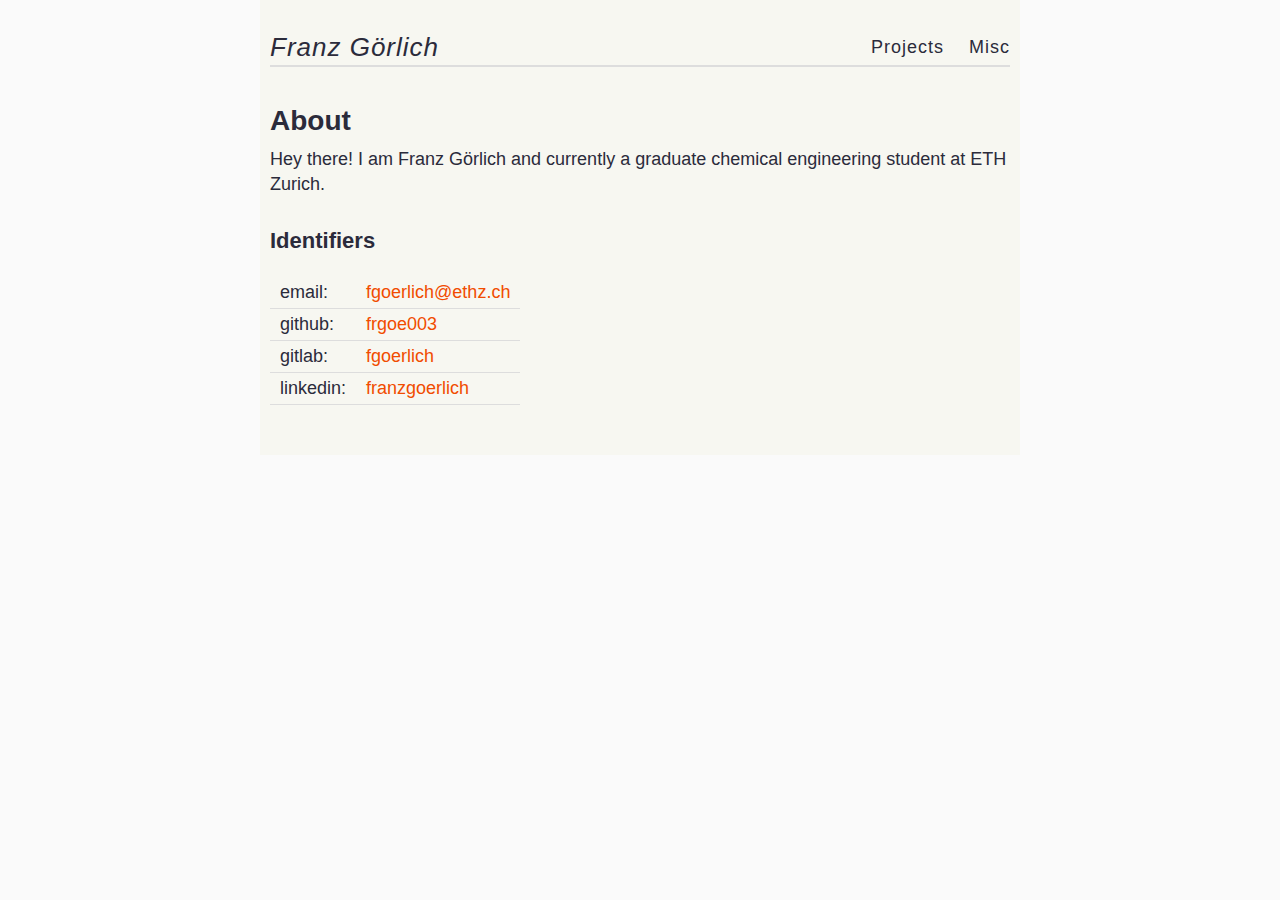
<file: index.html>
<!DOCTYPE html>
<!-- saved from url=(0018)https://rutar.org/ -->
<html lang="en" data-lt-installed="true"><head><meta http-equiv="Content-Type" content="text/html; charset=UTF-8">
<title>About – Franz Görlich</title>

<meta name="viewport" content="width=device-width">
<meta name="theme-color" content="#f14c00">

<meta name="description" content="Personal webpage">
<meta name="author" content="Franz Goerlich">
<meta property="og:title" content="About - Franz Goerlich">
<meta property="og:description" content="Personal webpage">


<link rel="icon" href="festinalente.svg" type="image/svg+xml">

<!-- Required meta tags -->
<meta charset="utf-8">
<meta name="viewport" content="width=device-width, initial-scale=1, shrink-to-fit=no">

<!-- Bootstrap CSS -->
<link rel="stylesheet" href="https://cdn.jsdelivr.net/npm/bootstrap@4.3.1/dist/css/bootstrap.min.css" integrity="sha384-ggOyR0iXCbMQv3Xipma34MD+dH/1fQ784/j6cY/iJTQUOhcWr7x9JvoRxT2MZw1T" crossorigin="anonymous">
<link rel="stylesheet" type="text/css" href="./main.css">

<body>
<div class="container">
<header><a href="https://n.ethz.ch/~fgoerlich/">Franz Görlich</a></header>
<nav class="site">

<a href="projects.html">Projects</a>
<a href="misc.html">Misc</a>
</nav>
<article>
<h1>About</h1>
<p>
    Hey there! I am Franz Görlich and currently a graduate chemical engineering student at ETH Zurich. <br>

    <!--    
        Apart from coding, I really enjoy hiking and climbing/bouldering. <br>
    Something that really fascinates me is investigative journalism. 'Bad blood' was one of my favorite reads, 
    and the story of Theranos and Elizabeth Holmes still captivates me. For fun, I love to watch Coffeezilla.
    -->
</p>


</article><div class="display">
<div>
<h2>Identifiers</h2>
<table>
<tbody>
<tr>
<td>email:</td>
<td><a href="mailto:fgoerlich@student.ethz.ch">fgoerlich@ethz.ch</a></td>
</tr>
<tr>
<tr>
<td>github:</td>
<td><a rel="noopener" target="_blank" href="https://github.com/frgoe003">frgoe003</a></td>
</tr>


<tr>
    <td>gitlab:</td>
    <td><a rel="noopener" target="_blank" href="https://gitlab.ethz.ch/fgoerlich">fgoerlich</a></td>
    </tr>
<tr>

<td>linkedin:</td>
<td><a rel="noopener" target="_blank" href="https://www.linkedin.com/in/franzgoerlich/">franzgoerlich</a></td>
</tr>

</tbody>
</table>
</div>
<div>


</div>
<!--    
<div id="visits">Page visits: </div>
    <script>
        key = 'https://api.countapi.xyz/hit/n.ethz.fgoerlich/key'
        visitCnt = document.getElementById('visits')

        async function logJSONData() {
            const response = await fetch(key);
            const jsonData = await response.json();
            console.log(jsonData);
            visitCnt.innerHTML = 'Page visits: '+jsonData.value
        }
        logJSONData()
    </script>
</div>
-->
</div>
    <!-- Optional JavaScript -->
<!-- jQuery first, then Popper.js, then Bootstrap JS -->
<script src="https://code.jquery.com/jquery-3.3.1.slim.min.js" integrity="sha384-q8i/X+965DzO0rT7abK41JStQIAqVgRVzpbzo5smXKp4YfRvH+8abtTE1Pi6jizo" crossorigin="anonymous"></script>
<script src="https://cdn.jsdelivr.net/npm/popper.js@1.14.7/dist/umd/popper.min.js" integrity="sha384-UO2eT0CpHqdSJQ6hJty5KVphtPhzWj9WO1clHTMGa3JDZwrnQq4sF86dIHNDz0W1" crossorigin="anonymous"></script>
<script src="https://cdn.jsdelivr.net/npm/bootstrap@4.3.1/dist/js/bootstrap.min.js" integrity="sha384-JjSmVgyd0p3pXB1rRibZUAYoIIy6OrQ6VrjIEaFf/nJGzIxFDsf4x0xIM+B07jRM" crossorigin="anonymous"></script>

</body></html>
</file>
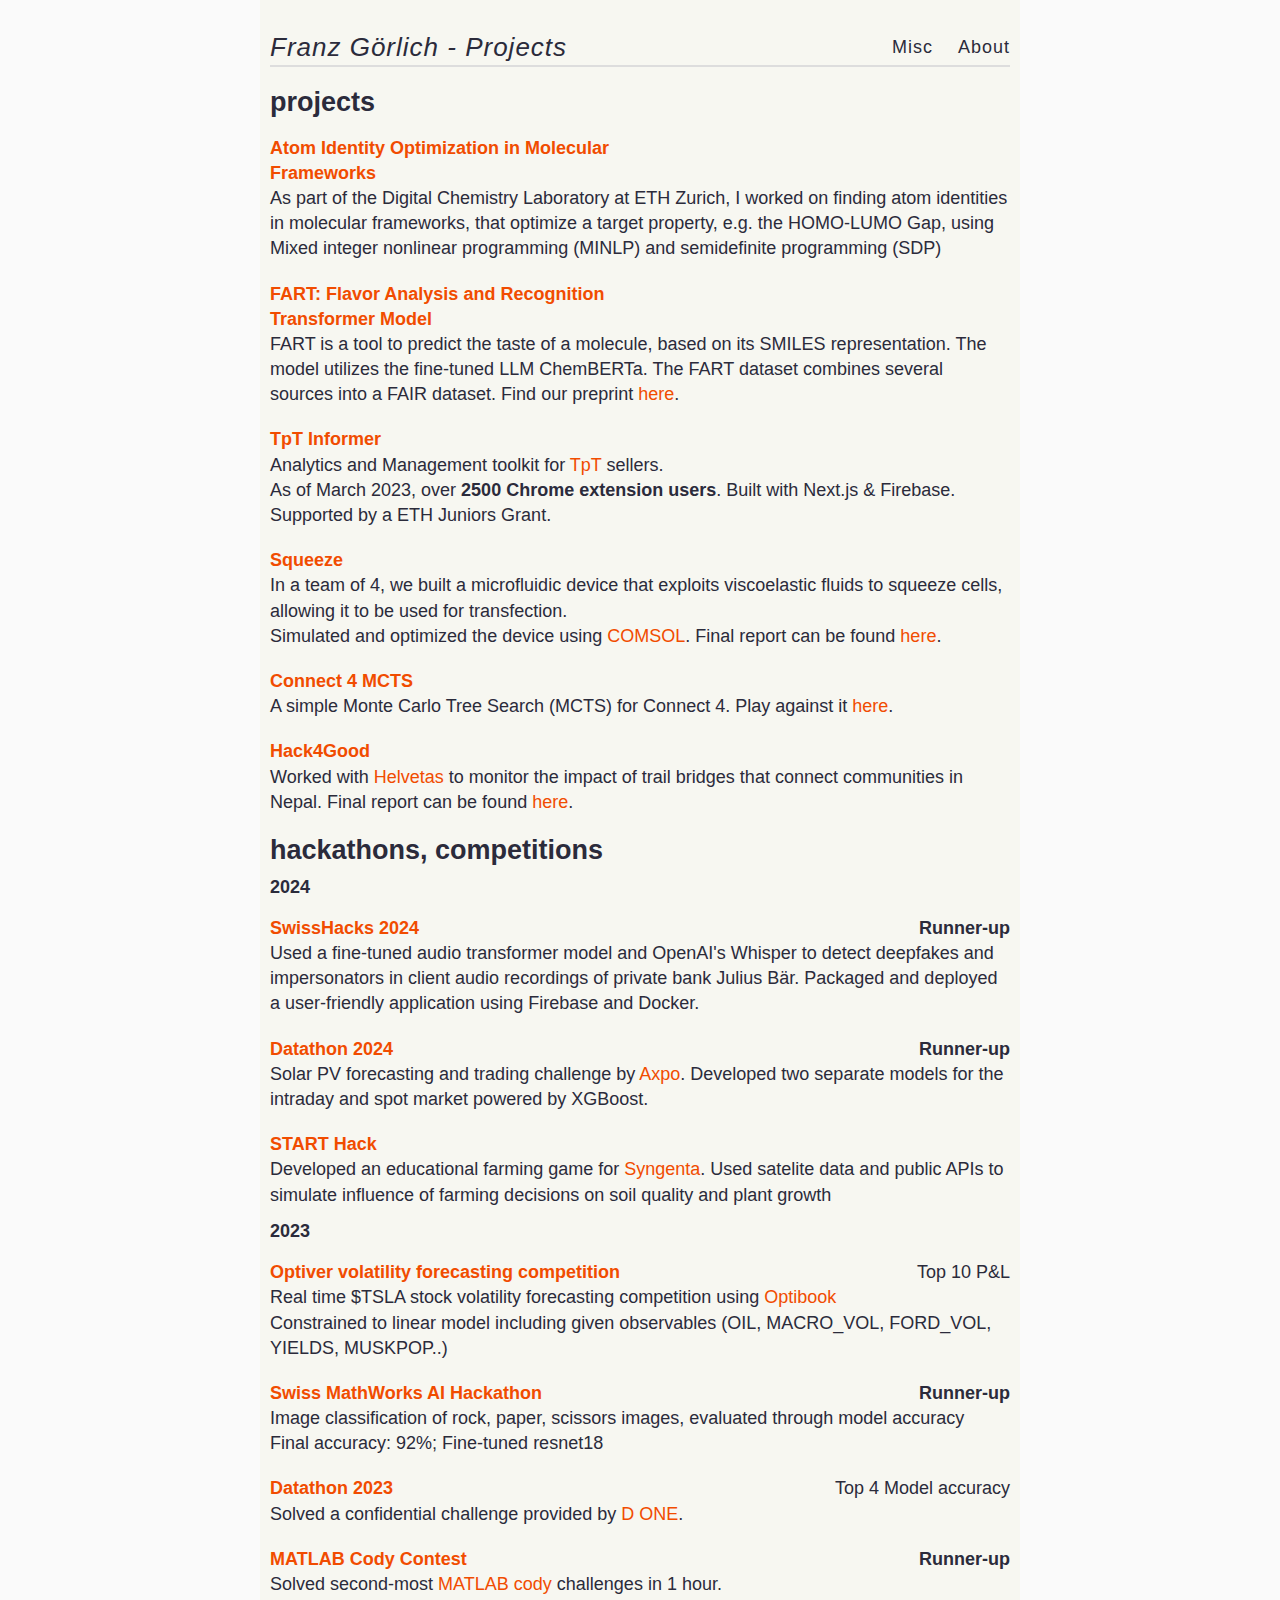
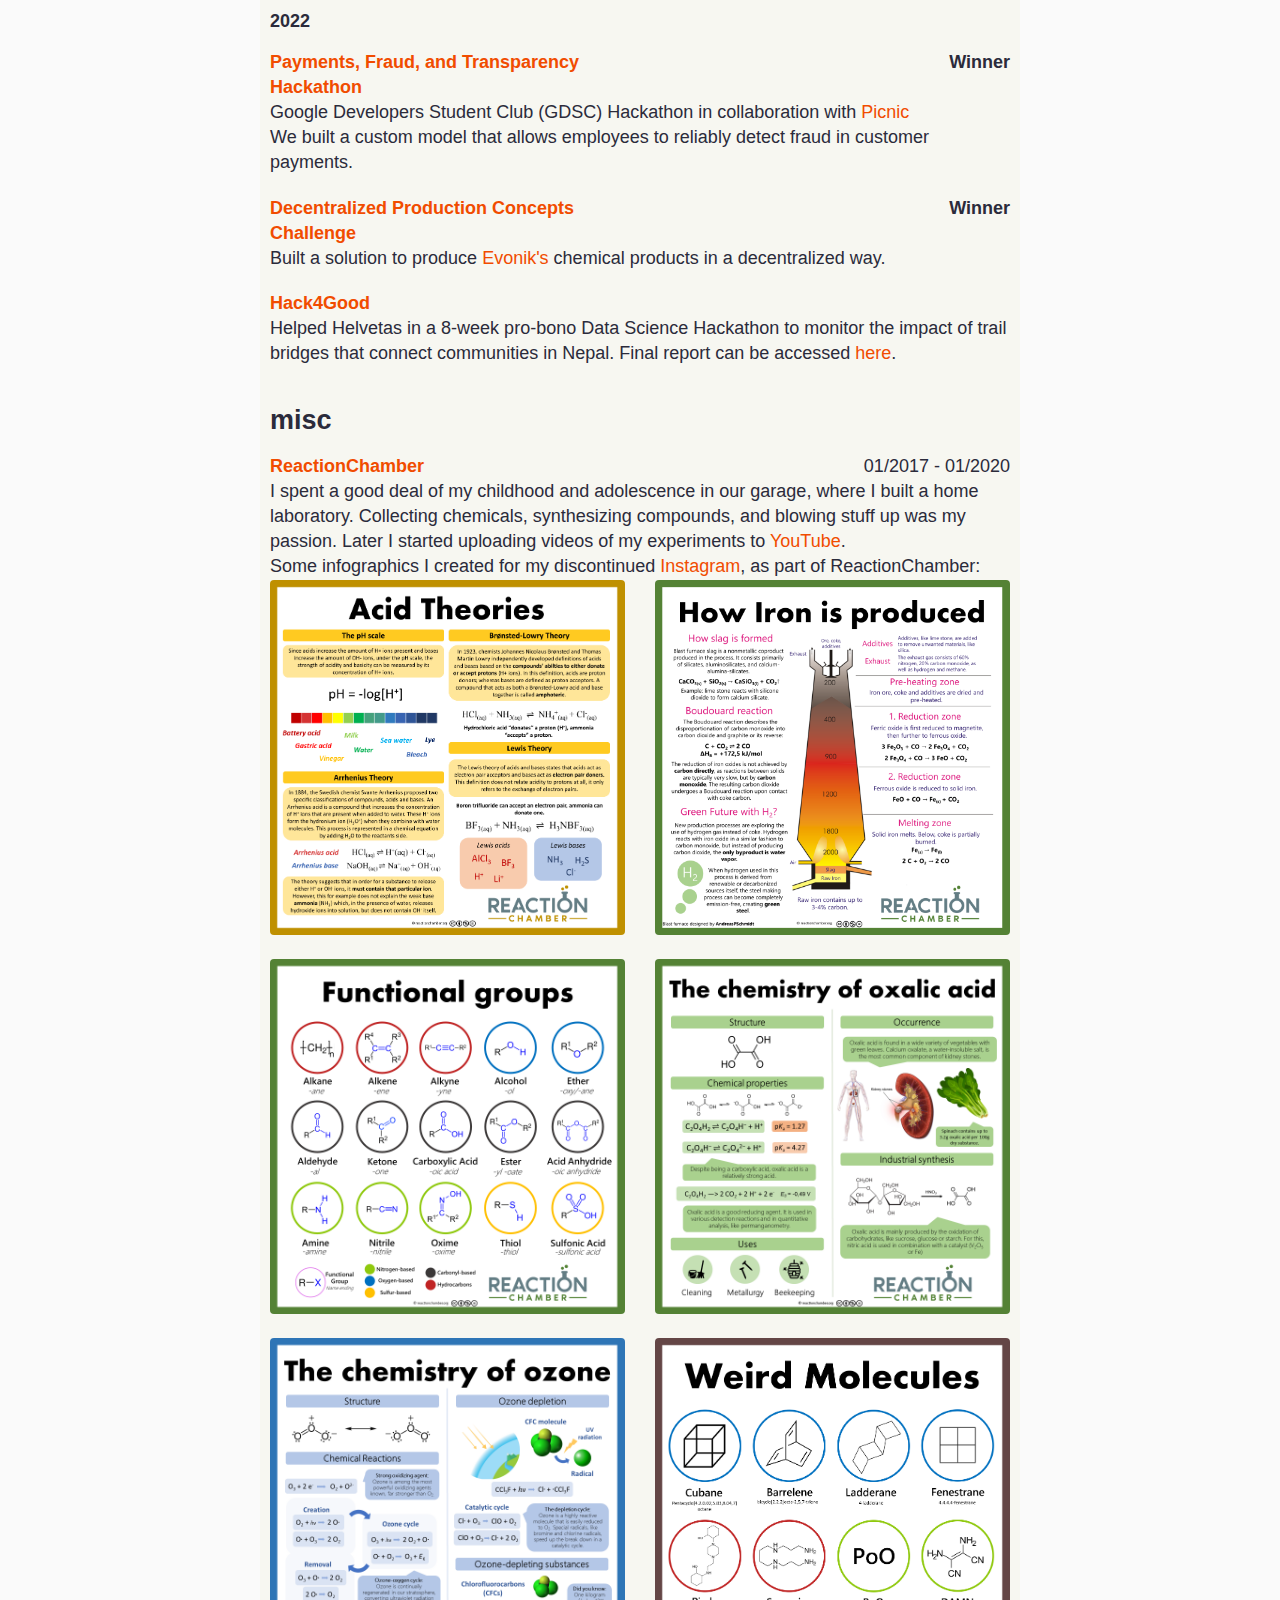
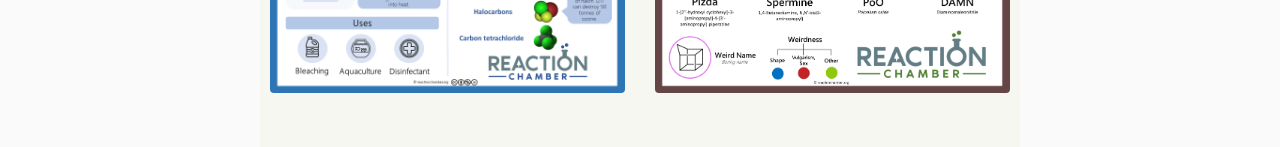
<file: projects.html>
<!DOCTYPE html>
<html lang="en" data-lt-installed="true"><head><meta http-equiv="Content-Type" content="text/html; charset=UTF-8">
<title>Projects – Franz Görlich</title>

<meta name="viewport" content="width=device-width">
<meta name="theme-color" content="#f14c00">

<meta name="description" content="Personal webpage">
<meta name="author" content="Franz Goerlich">
<meta property="og:title" content="About - Franz Goerlich">
<meta property="og:description" content="Personal webpage">


<link rel="icon" href="festinalente.svg" type="image/svg+xml">
<!-- Required meta tags -->
<meta charset="utf-8">
<meta name="viewport" content="width=device-width, initial-scale=1, shrink-to-fit=no">

<!-- Bootstrap CSS -->
<link rel="stylesheet" href="https://cdn.jsdelivr.net/npm/bootstrap@4.3.1/dist/css/bootstrap.min.css" integrity="sha384-ggOyR0iXCbMQv3Xipma34MD+dH/1fQ784/j6cY/iJTQUOhcWr7x9JvoRxT2MZw1T" crossorigin="anonymous">
<link rel="stylesheet" type="text/css" href="./main.css">

<body>
<div class="container">
<header><a href="index.html">Franz Görlich - Projects</a></header>
<nav class="site">
<a href="misc.html">Misc</a>
<a href="index.html">About</a>
</nav>
<article>
    <h5 style="font-size: 150%;">projects</h5>

    <div>
        <div class="row" style="margin-top: 20px;">
    
            <div class="col-6" style="font-weight: 550">
                <a href="https://gitlab.ethz.ch/fgoerlich/MILP">Atom Identity Optimization in Molecular Frameworks
                </a>
            </div>
        </div>
        <div>
            As part of the Digital Chemistry Laboratory at ETH Zurich, I worked on finding atom identities in molecular frameworks, that
            optimize a target property, e.g. the HOMO-LUMO Gap, using Mixed integer nonlinear programming (MINLP) and semidefinite programming (SDP)
        </div>
    </div>
    
    <div>
        <div class="row" style="margin-top: 20px;">
    
            <div class="col-6" style="font-weight: 550">
                <a href="https://chemrxiv.org/engage/chemrxiv/article-details/673a2a3af9980725cf80503c">FART: Flavor Analysis and Recognition Transformer Model
                </a>
            </div>
        </div>
        <div>
            FART is a tool to predict the taste of a molecule, based on its SMILES representation. The model utilizes the fine-tuned LLM ChemBERTa.
            The FART dataset combines several sources into a FAIR dataset. Find our preprint <a href="https://chemrxiv.org/engage/chemrxiv/article-details/673a2a3af9980725cf80503c">here</a>.
        </div>
    </div>
    
    <div>
        <div class="row" style="margin-top: 20px;">
    
            <div class="col-6" style="font-weight: 550">
                <a href="https://tptinformer.com">TpT Informer</a>
            </div>
        </div>
        <div>
            Analytics and Management toolkit for <a href="https://www.teacherspayteachers.com/">TpT</a> sellers. <br> 
            As of March 2023, over <b>2500 Chrome extension users</b>. Built with Next.js & Firebase. <br>
            Supported by a ETH Juniors Grant.
        </div>
    </div>
    
    <!-- <div>
        <div class="row" style="margin-top: 20px;">
    
            <div class="col-6" style="font-weight: 550">
                <a href="./">Molecule Assembly </a>
            </div>
        </div>
        <div>
            Calculating the <a href="https://arxiv.org/ftp/arxiv/papers/1907/1907.04649.pdf">shortest assembly pathway</a> for a given molecule within the browser. <br>
        </div>
    </div> -->
    
    
    
    <div>
        <div class="row" style="margin-top: 20px;">
    
            <div class="col-6" style="font-weight: 550">
                <a href="./">Squeeze</a>
            </div>
        </div>
        <div>
            In a team of 4, we built a microfluidic device that exploits viscoelastic fluids to squeeze cells, allowing it to be used for transfection. <br>
            Simulated and optimized the device using <a href="https://www.comsol.com/">COMSOL</a>. Final report can be found <a href="./Project_Report_SQUEEZE.pdf">here</a>.
        </div>
    </div>
    
    
    <!--
    
    <div>
        <div class="row" style="margin-top: 20px;">
    
            <div class="col-6" style="font-weight: 550">
                <a href="https://github.com/frgoe003/CSViewer">CS Viewer</a>
            </div>
        </div>
        <div>
            Chrome Extension that analyzes your CounterStrike case opening history with just one click. <br> Are you luckier than average? <br>
        </div>
    </div>
    -->
    
    <div>
        <div class="row" style="margin-top: 20px;">
    
            <div class="col-6" style="font-weight: 550">
                <a href="https://n.ethz.ch/~fgoerlich/Connect4/index.html">Connect 4 MCTS <i style="font-size: small;"></i></a>
            </div>
        </div>
        <div>
            A simple Monte Carlo Tree Search (MCTS) for Connect 4. Play against it <a href="https://n.ethz.ch/~fgoerlich/Connect4/index.html">here</a>.
        </div>
    </div>
    
    
    <!-- <div>
        <div class="row" style="margin-top: 20px;">
    
    
            <div class="col-6" style="font-weight: 550">
    
                <a href=https://github.com/frgoe003/tappr>Tappr <i style="font-size: small;"></i></a>
            </div>
        </div>
        <div>
        Used <a href=https://github.com/magenta/magenta-js>Magenta JS</a> to build a web app where users try to tap to a beat generated by AI.
        </div>
    </div> -->
    
    <div>
        <div class="row" style="margin-top: 20px;">
    
    
            <div class="col-6" style="font-weight: 550">
                
                <a href=https://uploads-ssl.webflow.com/63fd2019f8555aa451143a34/64871b84d2f51a223de86947_Final%20Report%20Helvetas%202022.pdf>Hack4Good <i style="font-size: small;"></i></a>
            </div>
        </div>
        <div>
        Worked with <a href="https://www.helvetas.org/">Helvetas</a>
        to monitor the impact of trail bridges that connect communities in Nepal. Final report can be found 
        <a href=https://uploads-ssl.webflow.com/63fd2019f8555aa451143a34/64871b84d2f51a223de86947_Final%20Report%20Helvetas%202022.pdf>here</a>.
        </div>
    </div>
    
    
    

    <h5 style="font-size: 150%;">hackathons, competitions</h5>

    <h6 style="font-size: 100%;">2024</h5>
        <div>
            <div class="row" style="margin-top: 20px;">
        
                <div class="col-6" style="font-weight: 550">
                    <a href="https://github.com/JoGo175/juliusbaer_challenge">SwissHacks 2024</a>
                </div>
                <div class="col-6 text-right align-bottom">
                    <div><b>Runner-up</b></div>
                </div>
            </div>
            <div>
                Used a fine-tuned audio transformer model and OpenAI's Whisper to detect deepfakes and impersonators in client audio recordings of private bank Julius Bär. 
                Packaged and deployed a user-friendly application using Firebase and Docker. <br>
            </div>
        </div>
    
    
        <div>
            <div class="row" style="margin-top: 20px;">
        
                <div class="col-6" style="font-weight: 550">
                    <a href="">Datathon 2024</a>
                </div>
                <div class="col-6 text-right align-bottom">
                    <div><b>Runner-up</b></div>
                </div>
            </div>
            <div>
                Solar PV forecasting and trading challenge by <a href="https://www.axpo.com/ch/en.html">Axpo</a>. Developed two separate models for the intraday and 
                spot market powered by XGBoost. <br>
            </div>
        </div>
    
    
    
        <div>
            <div class="row" style="margin-top: 20px;">
        
                <div class="col-6" style="font-weight: 550">
                    <a href="">START Hack</a>
                </div>
                <div class="col-6 text-right align-bottom">
                    <div></div>
                </div>
            </div>
            <div>
                Developed an educational farming game for <a href="https://www.syngenta.com/">Syngenta</a>.
                Used satelite data and public APIs to simulate influence of farming decisions on soil quality and plant growth<br>
            </div>
        </div>
    
    
    
    
    <h6 style="font-size: 100%;">2023</h5>
    
    
    <div>
        <div class="row" style="margin-top: 20px;">
    
            <div class="col-6" style="font-weight: 550">
                <a href="">Optiver volatility forecasting competition</a>
            </div>
            <div class="col-6 text-right align-bottom">
                <div>Top 10 P&L</div>
            </div>
        </div>
        <div>
            Real time $TSLA stock volatility forecasting competition using <a href="https://dev.optibook.net/">Optibook</a><br>
            Constrained to linear model including given observables (OIL, MACRO_VOL, FORD_VOL, YIELDS, MUSKPOP..)<br>
        </div>
    </div>
    
    <div>
        <div class="row" style="margin-top: 20px;">
    
            <div class="col-6" style="font-weight: 550">
                <a href="">Swiss MathWorks AI Hackathon</a>
            </div>
            <div class="col-6 text-right align-bottom">
                <div><b>Runner-up</b></div>
            </div>
        </div>
        <div>
            Image classification of rock, paper, scissors images, evaluated through model accuracy<br>
            Final accuracy: 92%; Fine-tuned resnet18<br>
        </div>
    </div>
    
    
    <div>
        <div class="row" style="margin-top: 20px;">
    
            <div class="col-6" style="font-weight: 550">
                <a href="">Datathon 2023</a>
            </div>
            <div class="col-6 text-right align-bottom">
                <div>Top 4 Model accuracy</div>
            </div>
        </div>
        <div>
            Solved a confidential challenge provided by <a href="https://d-one.ai/">D ONE</a>.<br>
            <!-- Team of 4 (<em>Jorge da Silva Gonçalves, Alexander Kichutkin, Shajivan Satkurunathan</em>) -->
        </div>
    </div>
    
    
    <div>
        <div class="row" style="margin-top: 20px;">
    
            <div class="col-6" style="font-weight: 550">
                <a href="">MATLAB Cody Contest</a>
            </div>
            <div class="col-6 text-right align-bottom">
                <div><b>Runner-up</b></div>
            </div>
        </div>
        <div>
            Solved second-most <a href="https://ch.mathworks.com/matlabcentral/cody">MATLAB cody</a> challenges in 1 hour. <br>
        </div>
    </div>
    
    
    <h6 style="font-size: 100%;">2022</h5>
    
    <div>
        <div class="row" style="margin-top: 20px;">
    
            <div class="col-6" style="font-weight: 550">
                <a href="">Payments, Fraud, and Transparency Hackathon</a>
            </div>
            <div class="col-6 text-right align-bottom">
                <div><b>Winner</b></div>
            </div>
        </div>
        <div>
            Google Developers Student Club (GDSC) Hackathon in collaboration with <a href="https://picnic.app/nl/">Picnic</a><br>
            We built a custom model that allows employees to reliably detect fraud in customer payments. 
            
        </div>
    </div>
    
    
    <div>
        <div class="row" style="margin-top: 20px;">
    
            <div class="col-6" style="font-weight: 550">
                <a href="">Decentralized Production Concepts Challenge</a>
            </div>
            <div class="col-6 text-right align-bottom">
                <div><b>Winner</b></div>
            </div>
        </div>
        <div>
            Built a solution to produce <a href="https://corporate.evonik.com/de">Evonik's</a> chemical products in a decentralized way.<br>
            <!-- Team of 2 (<em>Danylo Rokytskyy</em>). -->
        </div>
    </div>
    
    <div>
        <div class="row" style="margin-top: 20px;">
    
            <div class="col-6" style="font-weight: 550">
                <a href="https://www.analytics-club.org/hack4good-past-editions">Hack4Good</a>
            </div>
            <div class="col-6 text-right align-bottom">
                <div><b></b></div>
            </div>
        </div>
        <div>
            Helped Helvetas in a 8-week pro-bono Data Science Hackathon to monitor the impact of trail bridges that connect communities in Nepal. Final report can be accessed <a href="https://assets-global.website-files.com/63fd2019f8555aa451143a34/64871b84d2f51a223de86947_Final%20Report%20Helvetas%202022.pdf">here</a>.<br>
           <!-- Team of 4 (<em>Yuchang Jiang, Radenko Tanasic, Manolis Vardas</em>). Mentoring by <em>David Hofer</em> and <em>Nando Metzger</em>. -->
        </div>
    </div>
    







<!-- Me commenting


<h1 style="font-size: 150%;">hackathons, competitions</h1>


<div>
    <div class="row" style="margin-top: 20px;">

        <div class="col-6" style="font-weight: 550">

            <a href="">LivingRPS</a>
        </div>
        <div class="col-6 text-right">
            <div>10/2022</div>
        </div>
    </div>

    <div>
        Simple simulator where rock paper scissors agents compete against each other.
    </div>
</div>
<h5 style="font-size: 150%;">hackathons, competitions</h5>

<h6 style="font-size: 100%;">2023</h5>


<div>
    <div class="row" style="margin-top: 20px;">

        <div class="col-6" style="font-weight: 550">
            <a href="">Optiver volatility forecasting competition</a>
        </div>
        <div class="col-6 text-right align-bottom">
            <div>Top 10 P&L</div>
        </div>
    </div>
    <div>
        <ul>
            <li>Real time $TSLA vstock volatility forecasting competition using Optibook</a></li>
            <li>Constrained to linear model including given observables (OIL, MACRO_VOL, FORD_VOL, YIELDS, MUSKPOP..)</li>
        </ul>
    </div>
</div>

<div>
    <div class="row" style="margin-top: 20px;">

        <div class="col-6" style="font-weight: 550">
            <a href="">Swiss MathWorks AI Hackathon</a>
        </div>
        <div class="col-6 text-right align-bottom">
            <div>Runner-up</div>
        </div>
    </div>
    <div>
        <ul>
            <li>Image classification of rock, paper, scissors images, evaluated through model accuracy</a></li>
            <li>Final accuracy: 92%; Fine-tuned resnet18 </li>
        </ul>
        
    </div>
</div>


<div>
    <div class="row" style="margin-top: 20px;">

        <div class="col-6" style="font-weight: 550">
            <a href="">Datathon AI Hackathon</a>
        </div>
        <div class="col-6 text-right align-bottom">
            <div>Runner-up</div>
        </div>
    </div>
    <div>
        <ul>
            <li>Solved a confidential challenge provided by <a href="https://d-one.ai/">D ONE</a></li>
        </ul>
    </div>
</div>


<div>
    <div class="row" style="margin-top: 20px;">

        <div class="col-6" style="font-weight: 550">
            <a href="">MATLAB Cody Contest</a>
        </div>
        <div class="col-6 text-right align-bottom">
            <div>Runner-up</div>
        </div>
    </div>
    <div>
        
        <ul>
            <li>Solved second-most <a href="https://ch.mathworks.com/matlabcentral/cody">MATLAB cody</a> challenges in 1 hour</li>
        </ul>
    </div>
</div>


<h6 style="font-size: 100%;">2022</h5>

<div>
    <div class="row" style="margin-top: 20px;">

        <div class="col-6" style="font-weight: 550">
            <a href="">Payments, Fraud, and Transparency Hackathon</a>
        </div>
        <div class="col-6 text-right align-bottom">
            <div>Winner</div>
        </div>
    </div>
    <div>
        <ul>
            <li>Google Developers Student Club (GDSC) Hackathon in collaboration with <a href="https://picnic.app/nl/">Picnic</a></li>
            <li>In a team of 4, we built a custom model that allows employees to reliably detect fraud in customer payments.</li>
        </ul>
    </div>
</div>


<div>
    <div class="row" style="margin-top: 20px;">

        <div class="col-6" style="font-weight: 550">
            <a href="">Decentralized Production Concepts Challenge</a>
        </div>
        <div class="col-6 text-right align-bottom">
            <div>Winner</div>
        </div>
    </div>^
    <div>
        <ul>
            <li>Built, together with a friend, a solution to produce <a href="https://corporate.evonik.com/de">Evonik</a>'s chemical products using decentralized infrastructure</li>
        </ul>
    </div>
</div>

--->



<h1 style="font-size: 150%;">misc</h1>

<!-- 

<div>
    <div class="row" style="margin-top: 20px;">
    
        <div class="col-6" style="font-weight: 550">

            <a href="https://eduki.com/de/autor/719632">Rocket Art</a>
        </div>
        <div class="col-6 text-right">
            <div>03/2020 - 09/2020</div>
        </div>
    </div>

    <div>
        Sold learning materials on Eduki.com and TeachersPayTeachers.com.
        Over 16,000 followers. Over $10,000 in sales.
    </div>
</div>
-->


<div>
    <div class="row" style="margin-top: 20px;">
    
        <div class="col-6" style="font-weight: 550">

            <a href="https://www.instagram.com/reactionchamber/">ReactionChamber</a>
        </div>
        <div class="col-6 text-right">
            <div>01/2017 - 01/2020</div>
        </div>
    </div>

    <div>
        I spent a good deal of my childhood and adolescence in our garage, where I built a home laboratory. Collecting chemicals, synthesizing compounds, and blowing stuff up was my passion. 
        Later I started uploading videos of my experiments to <a href="https://www.youtube.com/channel/UCjyFznt7jwgr2d5xstnZBUg">YouTube</a>.
    </div>
    <div>
        Some infographics I created for my discontinued <a href="https://www.instagram.com/reactionchamber/">Instagram</a>, as part of ReactionChamber:
    </div>
</div>

<!-- Gallery -->
<div class="row">
    <div class="col-lg-6 mb-6 mb-lg-0">
      <img
        src="assets/images/Infographics/acid theories.png"
        class="w-100 shadow-1-strong rounded mb-4"
        />

        <img
        src="assets/images/Infographics/functional groups in oc.png"
        class="w-100 shadow-1-strong rounded mb-4"
        alt="Boat on Calm Water"
        />
        <img
        src="assets/images/Infographics/ozone.png"
        class="w-100 shadow-1-strong rounded mb-4"
        />

    </div>
    <div class="col-lg-6 mb-6 mb-lg-0">

        <img
        src="assets/images/Infographics/Iron production.png"
        class="w-100 shadow-1-strong rounded mb-4"
        alt="Boat on Calm Water"
        />
        <img
        src="assets/images/Infographics/Oxalic acid.png"
        class="w-100 shadow-1-strong rounded mb-4"
        />


        <img
        src="assets/images/Infographics/weird molecules 2.png"
        class="w-100 shadow-1-strong rounded mb-4"
        />
    </div>
</div>


<!-- Me commenting

<h2>Chemistry</h2>
<p>
In high school I ran a YouTube channel called 
<a rel="noopener" target="_blank" href="https://www.youtube.com/channel/UCjyFznt7jwgr2d5xstnZBUg">reactionchamber</a>, 
where I published videos from my self-built home laboratory. 

As most kids, I had an affection for energetics (really just explosives, but that sounds..)
Some stuff I synthesized:
<ul>
    <li>Bromine synthesis from pool chemicals</li>
    <li>Smelly compounds (lots of esters)</li>
    <li>Trinitrated compounds (Cellulose, </li>
    <li></li>
</ul>
</p>


 -->
</article><div class="display">

<div>

</div>
</div></div>
    <!-- Optional JavaScript -->
    <!-- jQuery first, then Popper.js, then Bootstrap JS -->
    <script src="https://code.jquery.com/jquery-3.3.1.slim.min.js" integrity="sha384-q8i/X+965DzO0rT7abK41JStQIAqVgRVzpbzo5smXKp4YfRvH+8abtTE1Pi6jizo" crossorigin="anonymous"></script>
    <script src="https://cdn.jsdelivr.net/npm/popper.js@1.14.7/dist/umd/popper.min.js" integrity="sha384-UO2eT0CpHqdSJQ6hJty5KVphtPhzWj9WO1clHTMGa3JDZwrnQq4sF86dIHNDz0W1" crossorigin="anonymous"></script>
    <script src="https://cdn.jsdelivr.net/npm/bootstrap@4.3.1/dist/js/bootstrap.min.js" integrity="sha384-JjSmVgyd0p3pXB1rRibZUAYoIIy6OrQ6VrjIEaFf/nJGzIxFDsf4x0xIM+B07jRM" crossorigin="anonymous"></script>


</body></html>
</file>
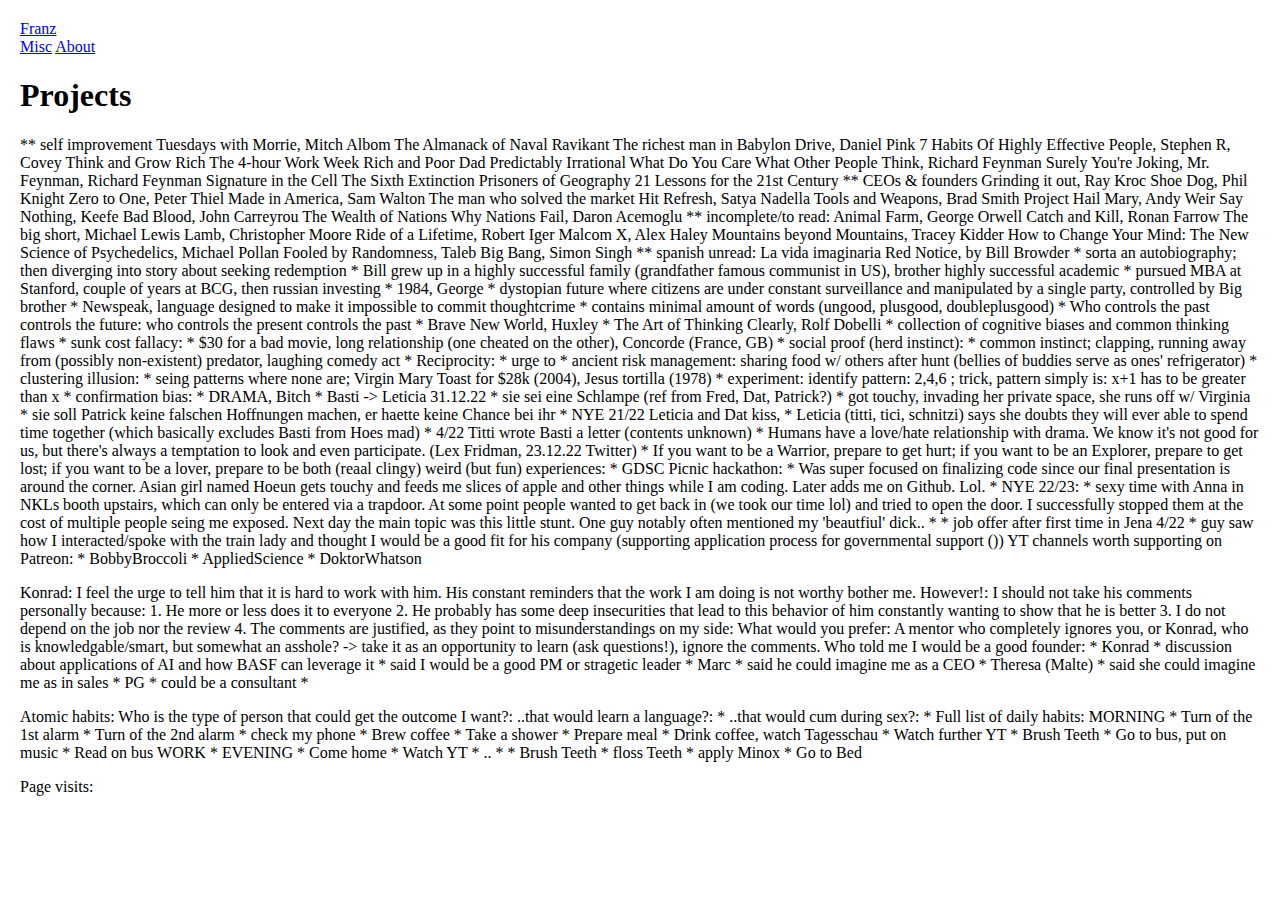
<file: Connect4/books.html>
<html lang="en" data-lt-installed="true"><head><meta http-equiv="Content-Type" content="text/html; charset=UTF-8">
    <title>Readings – Franz Goerlich</title>
    
    <meta name="viewport" content="width=device-width">
    <meta name="theme-color" content="#f14c00">
    
    <meta name="description" content="Personal webpage">
    <meta name="author" content="Franz Goerlich">
    <meta property="og:title" content="About - Franz Goerlich">
    <meta property="og:description" content="Personal webpage">
    
    <link rel="stylesheet" type="text/css" href="./main.css">
    
    <link rel="icon" href="festinalente.svg" type="image/svg+xml">
    
    </head><body>
    <div class="container">
    <header><a href="https://n.ethz.ch/~fgoerlich/">Franz</a></header>
    <nav class="site">
    <a href="https://n.ethz.ch/~fgoerlich/misc.html">Misc</a>
    <a href="https://n.ethz.ch/~fgoerlich/">About</a>
    </nav>
    <article>
    <h1>Projects</h1>



    <p>
        
        ** self improvement
        Tuesdays with Morrie, Mitch Albom
        The Almanack of Naval Ravikant
        The richest man in Babylon
        Drive, Daniel Pink
        7 Habits Of Highly Effective People, Stephen R, Covey
        Think and Grow Rich
        The 4-hour Work Week
        Rich and Poor Dad 


        Predictably Irrational


        What Do You Care What Other People Think, Richard Feynman
        Surely You're Joking, Mr. Feynman, Richard Feynman

        Signature in the Cell
        The Sixth Extinction
        Prisoners of Geography
        21 Lessons for the 21st Century
        

        ** CEOs & founders
        Grinding it out, Ray Kroc
        Shoe Dog, Phil Knight
        Zero to One, Peter Thiel
        Made in America, Sam Walton
        The man who solved the market
        Hit Refresh, Satya Nadella 

        Tools and Weapons, Brad Smith

        Project Hail Mary, Andy Weir 
        Say Nothing, Keefe 
        Bad Blood, John Carreyrou
        The Wealth of Nations
        Why Nations Fail, Daron Acemoglu



        ** incomplete/to read:
        Animal Farm, George Orwell
        Catch and Kill, Ronan Farrow 
        The big short, Michael Lewis
        Lamb, Christopher Moore
        Ride of a Lifetime, Robert Iger
        Malcom X, Alex Haley
        Mountains beyond Mountains, Tracey Kidder
        How to Change Your Mind: The New Science of Psychedelics, Michael Pollan
        Fooled by Randomness, Taleb
        Big Bang, Simon Singh




        ** spanish unread:
        La vida imaginaria


        
    
        Red Notice, by Bill Browder
        * sorta an autobiography; then diverging into story about seeking redemption
        * Bill grew up in a highly successful family (grandfather famous communist in US), brother highly successful academic
        * pursued MBA at Stanford, couple of years at BCG, then russian investing
        * 

        1984, George 
        * dystopian future where citizens are under constant surveillance and manipulated by a single party, controlled by Big brother
        * Newspeak, language designed to make it impossible to commit thoughtcrime
            * contains minimal amount of words (ungood, plusgood, doubleplusgood)
        * Who controls the past controls the future: who controls the present controls the past
            * 

        Brave New World, Huxley
        *

        The Art of Thinking Clearly, Rolf Dobelli
        * collection of cognitive biases and common thinking flaws
            * sunk cost fallacy:
                * $30 for a bad movie, long relationship (one cheated on the other), Concorde (France, GB)
            * social proof (herd instinct):
                * common instinct; clapping, running away from (possibly non-existent) predator, laughing comedy act
            * Reciprocity: 
                * urge to 
                * ancient risk management: sharing food w/ others after hunt (bellies of buddies serve as ones' refrigerator)
            * clustering illusion:
                * seing patterns where none are; Virgin Mary Toast for $28k (2004), Jesus tortilla (1978)
                * experiment: identify pattern: 2,4,6 ; trick, pattern simply is: x+1 has to be greater than x
            * confirmation bias:

        * DRAMA, Bitch
            * Basti -> Leticia 31.12.22
                * sie sei eine Schlampe (ref from Fred, Dat, Patrick?)
                * got touchy, invading her private space, she runs off w/ Virginia 
                * sie soll Patrick keine falschen Hoffnungen machen, er haette keine Chance bei ihr
                * NYE 21/22 Leticia and Dat kiss, 
                * Leticia (titti, tici, schnitzi) says she doubts they will ever able to spend time together (which basically excludes Basti from Hoes mad)
                * 4/22 Titti wrote Basti a letter (contents unknown)
            
        
            * Humans have a love/hate relationship with drama. We know it's not good for us, but there's always a temptation to look and even participate. (Lex Fridman, 23.12.22 Twitter)
        
            * If you want to be a Warrior, prepare to get hurt; if you want to be an Explorer, prepare to get lost; if you want to be a lover, prepare to be both (reaal clingy)

        weird (but fun) experiences:
            * GDSC Picnic hackathon:
                * Was super focused on finalizing code since our final presentation is around the corner. Asian girl named Hoeun gets touchy
                and feeds me slices of apple and other things while I am coding. Later adds me on Github. Lol. 

            * NYE 22/23:
                * sexy time with Anna in NKLs booth upstairs, which can only be entered via a trapdoor. At some point 
                people wanted to get back in (we took our time lol) and tried to open the door. I successfully stopped them at the cost 
                of multiple people seing me exposed. Next day the main topic was this little stunt. One guy notably often 
                mentioned my 'beautfiul' dick..

            * 
            
            * job offer after first time in Jena 4/22
                * guy saw how I interacted/spoke with the train lady and thought I would be a good fit for his company (supporting application process for governmental support ())

        
        YT channels worth supporting on Patreon:
            * BobbyBroccoli
            * AppliedScience
            * DoktorWhatson
        </p>
        
        <p>
            
            Konrad:
            I feel the urge to tell him that it is hard to work with him. His constant reminders that the work I am doing is not worthy bother me. 
            However!: I should not take his comments personally because:
                1. He more or less does it to everyone
                2. He probably has some deep insecurities that lead to this behavior of him constantly wanting to show that he is better
                3. I do not depend on the job nor the review
                4. The comments are justified, as they point to misunderstandings on my side:
                    What would you prefer: A mentor who completely ignores you, or Konrad, who is knowledgable/smart, but somewhat an asshole?
                    
                    -> take it as an opportunity to learn (ask questions!), ignore the comments.
            

            Who told me I would be a good founder:
                * Konrad
                    * discussion about applications of AI and how BASF can leverage it
                    * said I would be a good PM or stragetic leader
                * Marc
                    * said he could imagine me as a CEO
                * Theresa (Malte)
                    * said she could imagine me as in sales
                * PG 
                    * could be a consultant
                * 
        </p>


        <p>
            Atomic habits:
                Who is the type of person that could get the outcome I want?:
                    ..that would learn a language?:
                        *
                    ..that would cum during sex?:
                        * 

                Full list of daily habits:
                    MORNING
                    * Turn of the 1st alarm
                    * Turn of the 2nd alarm
                    * check my phone
                    * Brew coffee
                    * Take a shower
                    * Prepare meal 
                    * Drink coffee, watch Tagesschau
                    * Watch further YT
                    * Brush Teeth
                    * Go to bus, put on music
                    * Read on bus
                    WORK
                    * 
                    EVENING
                    * Come home
                    * Watch YT 
                    * ..
                    * 
                    * Brush Teeth
                    * floss Teeth
                    * apply Minox
                    * Go to Bed


        </p>
                
        <div id="visits">Page visits: </div>
        <script>
            key = 'https://api.countapi.xyz/hit/n.ethz.fgoerlich.books/key'
            visitCnt = document.getElementById('visits')

            async function logJSONData() {
                const response = await fetch(key);
                const jsonData = await response.json();
                console.log(jsonData);
                visitCnt.innerHTML = 'Page visits: '+jsonData.value
            }
            logJSONData()
        </script>



    <!-- Me commenting
    
    <h2>Chemistry</h2>
    <p>
    In high school I ran a YouTube channel called 
    <a rel="noopener" target="_blank" href="https://www.youtube.com/channel/UCjyFznt7jwgr2d5xstnZBUg">reactionchamber</a>, 
    where I published videos from my self-built home laboratory. 
    
    As most kids, I had an affection for energetics (really just explosives, but that sounds..)
    Some stuff I synthesized:
    <ul>
        <li>Bromine synthesis from pool chemicals</li>
        <li>Smelly compounds (lots of esters)</li>
        <li>Trinitrated compounds (Cellulose, </li>
        <li></li>
    </ul>
    </p>
    
    
     -->
    </article><div class="display">
    
    <div>
    
    </div>
    </div></div>
    
    
    </body></html>
</file>
<file: main.css>
﻿article,aside,details,figcaption,figure,footer,header,hgroup,menu,nav,section{
    display:block
}
*,*:before,*:after{
    -moz-box-sizing:border-box;
    -webkit-box-sizing:border-box;
    box-sizing:border-box
}
html{
    font-size:100%;
    font-family:Palatino,"Book Antiqua",Helvetica,Georgia,Arial,sans-serif
}
body{
    line-height:1;
    background:#fafafa;
    font:18px/1.4 Palatino,"Book Antiqua",Helvetica,Georgia,Arial,sans-serif;
    color:#2b2b3b
}
.container{
    background:#f7f7f1;
    margin:0 auto;
    max-width:760px;
    padding:0 10px 25px;
    width:100%;
    display:grid;
    min-width:0;
    row-gap:5px;
    grid-template-columns:1fr 1fr;
    grid-template-rows:60px auto auto;
    grid-template-areas:"hd nav" "ct ct" "ds ds"
}
@media screen and (max-width: 555px){
    .container{
        grid-template-columns:auto;
        grid-template-rows:minmax(40px, auto) minmax(30px, auto) auto auto;
        grid-template-areas:"hd" "nav" "ct" "ds"
    }
}
nav.site{
    grid-area:nav;
    justify-self:right;
    align-self:end;
    font-size:18px
}
nav.site a{
    margin-left:20px;
    color:#2b2b3b;
    text-align:right;
    font-weight:300;
    letter-spacing:1px
}
nav.site a:hover{
    color:#f14c00
}
@media screen and (max-width: 555px){
    nav.site a{
        margin:0 10px;
        color:#f14c00
    }
}
header{
    grid-area:hd;
    margin:0;
    font-weight:300;
    font-size:26px;
    font-style:oblique;
    letter-spacing:1px;
    justify-self:left;
    align-self:end
}
header,h1,h2,h3,h4,h5,h6{
    line-height:1;
    padding:0
}
@media screen and (max-width: 555px){
    header,h1,h2,h3,h4,h5,h6{
        line-height:1.1
    }
}
header a,h1 a,h2 a,h3 a,h4 a,h5 a,h6 a{
    color:inherit
}
header a:hover{
    text-decoration:underline
}
@media screen and (max-width: 555px){
    header,nav.site{
        text-align:center;
        justify-self:center
    }
}
article{
    grid-area:ct;
    min-width:0;
    max-width:100%;
    border-top:2px solid #ddd
}
.display{
    display:grid;
    grid-area:ds;
    grid-template-columns:1fr 1fr;
    grid-template-rows:repeat(auto-fit, auto)
}
@media screen and (max-width: 555px){
    .display{
        grid-template-columns:auto;
        grid-template-rows:repeat(auto-fit, auto)
    }
}
.fade{
    font-size:16px;
    color:#666
}
p{
    margin:10px 0
}
p kbd code,ul kbd code,ol kbd code{
    border:1.5px solid #666;
    font:12px/1.2 Monaco,Consolas,monospace
}
q{
    quotes:"“" "”" "‘" "’"
}
q::before{
    content:open-quote
}
q::after{
    content:close-quote
}
::selection{
    background:#ffdccc
}
li.list cite,em,i{
    font-style:italic
}
ol.pubs cite{
    font-style:normal
}
ol.pubs cite,b,strong{
    font-weight:bold
}
a{
    color:#f14c00;
    background-color:rgba(0,0,0,0);
    text-decoration:none;
    cursor:pointer
}
a.hidden-link{
    color:inherit
}
a:hover,a:active{
    color:#f14c00
}
nav.site a.cur{
    color:#f14c00
}
a.verbose-url{
    overflow-wrap:break-word;
    font-size:16px;
    font-family:Monaco,Consolas,monospace;
    background:#f2f2e3
}
h1,h2,h3,h4,h5,h6{
    font-weight:bold;
    margin:.8em 0 12px
}
h1{
    font-size:28px;
    margin-top: 40px;
}
h2{
    font-size:22px
}
h3{
    font-size:20px
}
h4{
    font-size:18px;
    color:#666
}
address{
    margin:1.8em .8em;
    border-left:2px solid #666;
    padding:0 1rem;
    font-style:italic
}
address p{
    margin:2px 0
}
code{
    font:15px/1.4 Monaco,Consolas,monospace;
    background:#ddd;
    padding:0 3px;
    border-radius:2px
}
code kbd{
    color:#494dfe
}
code kbd::before{
    color:#2b2b3b;
    content:"$ "
}
code mark{
    background-color:#00e64d
}
pre code{
    background:#ddd;
    padding:10px;
    max-width:100%;
    min-width:0;
    white-space:pre;
    display:block;
    overflow-x:auto;
    -webkit-overflow-scrolling:touch
}
table{
    border-collapse:collapse;
    border-spacing:0;
    margin:25px 0
}
table thead tr th,table tbody tr th{
    padding:3px 10px;
    background-color:#f2f2e3;
    text-align:left;
    border-bottom:1px solid #ddd
}
table tbody tr td{
    padding:3px 10px;
    word-wrap:normal;
    max-width:90%;
    border-bottom:1px solid #ddd
}
table.full-width{
    width:100%
}
table.pub{
    margin:1px 0 0 25px
}
table.pub tbody tr td{
    padding:1px 5px
}
table.loc{
    border-left:2px solid #ddd
}
table.loc thead tr th,table.loc thead tbody tr th,table.loc tbody tr td{
    padding:1px 10px;
    background-color:inherit;
    border-bottom:none
}
table.loc thead{
    font-weight:bold
}
table.curr-loc{
    border-left:3px solid #666
}
span.side-count{
    color:#666;
    font-style:italic
}
ul,ol{
    margin:15px 0;
    padding-left:30px
}
ul{
    list-style-type:circle
}
ol{
    list-style-type:decimal
}
ol.pubs li{
    margin-bottom:5px
}
ol ul,ul ol,ul ul,ol ol{
    margin:0
}
li{
    margin:2px 0
}
img{
    max-width:100%;
    border-style:none
}
figure{
    margin:1em 0;
    text-align:center
}
figcaption{
    font-size:small;
    color:#666
}
sub,sup{
    font-size:75%;
    line-height:0;
    position:relative;
    vertical-align:baseline
}
sub{
    bottom:-.25em
}
sup{
    top:-.5em
}
var{
    font-family:Georgia,"Times New Roman",serif;
    font-style:italic
}
.list span+span::before{
    content:" / "
}
.display{
    display:grid;
    grid-area:ds;
    grid-template-columns:1fr 1fr;
    grid-template-rows:repeat(auto-fit, auto)
}
@media screen and (max-width: 555px){
    .display{
        grid-template-columns:auto;
        grid-template-rows:repeat(auto-fit, auto)
    }
}
</file>
<file: Connect4/main.css>
body {
  padding: 0;
  margin: 20px;
  display: flex;
  flex-direction: column;
}

.grid-container {
  max-width: 500px;
  display: flex;
  flex-wrap: wrap;
  gap: 2px;
  width: 100%;
}

#result {
  margin-top: 20px;
  margin-bottom: 20px;
  padding: 10px;
  border: 1px solid rgb(255, 255, 255);
  border-radius: 5px;
  background: rgb(255, 255, 255);
  max-width: 480px;

  text-align: center;
  font-size: 20px;
  font-weight: bold;
  color: rgb(0, 0, 0);
}
#resultReset{
  padding: 10px;
  border-radius: 5px;
  background: rgb(255, 255, 255);
  max-width: 480px;

  text-align: center;
  font-size: 20px;
  font-weight: bold;
  color: rgb(0, 0, 0);
}

#reset {
  margin-top: 20px;
  margin-bottom: 20px;
  padding: 10px;
  border: 1px solid black;
  border-radius: 5px;
  background: rgb(255, 255, 255);
  cursor: pointer;
    flex-direction: column;
  align-items: center; /* Align items in the center horizontally */
  justify-content: center; /* Align items in the center vertically */
}

.col {
  background: gray;
  flex: 1;
  display: flex;
  flex-direction: column;
  align-items: center; /* Align items in the center horizontally */
  justify-content: center; /* Align items in the center vertically */
}


.col:hover {
  background: darkgray;
}

.row {
  background: rgb(255, 255, 255);
  margin-top: 5px;
  margin-bottom: 5px;
  height: 40px;
  width: 40px;
  border: 1px solid black;
  border-radius: 40px;
  box-shadow: 5px 5px 0px rgba(0, 0, 0, 0.2) inset;
}

.row.player {
  background: gold;
}

.row.opponent {
  background: red;
}

.side {
  margin-top: 20px;
  max-width: 100px;
  display: flex;
}
.fieldset-wrapper {
  flex: 1;
  margin-right: 10px; /* Adjust spacing between fieldsets */
}
</file>
